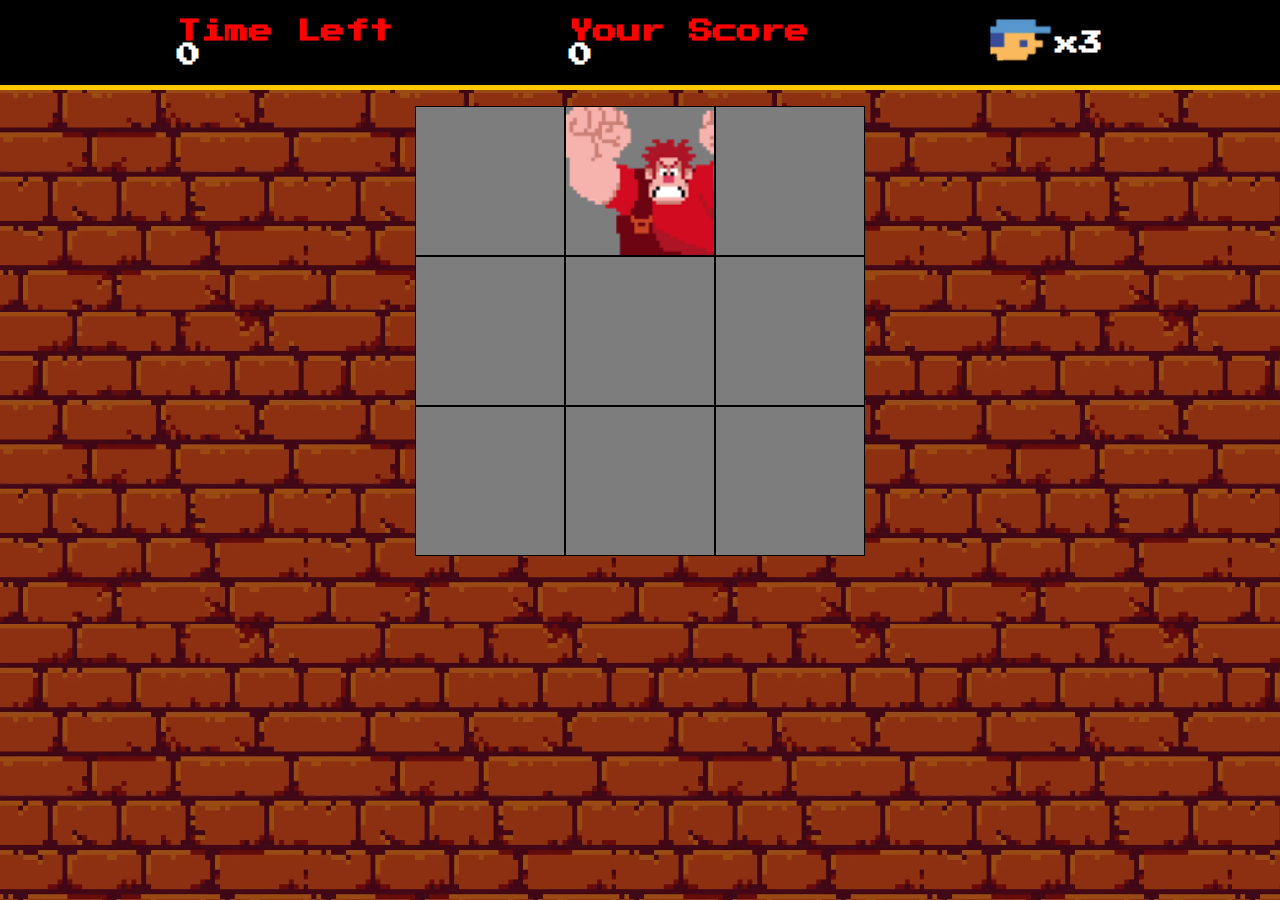
<file: Detona-Raplph/index.html>
<!DOCTYPE html>
<html lang="pt-br">
<head>
    <meta charset="UTF-8">
    <meta http-equiv="X-UA-Compatible" content="IE=edge">
    <meta name="viewport" content="width=device-width, initial-scale=1.0">
    <title>Detona Ralph</title>

    <!-- fonts -->
    <link rel="preconnect" href="https://fonts.googleapis.com">
    <link rel="preconnect" href="https://fonts.gstatic.com" crossorigin>
    <link href="https://fonts.googleapis.com/css2?family=Krona+One&family=Montserrat:wght@400;600&family=Press+Start+2P&family=Roboto:wght@100;300;500;700&display=swap" rel="stylesheet">

    <!-- styless -->
    <link rel="stylesheet" href="./src/styles/reset.css">
    <link rel="stylesheet" href="./src/styles/main.css">
    </head>
<body>
    <div class="container">
        <div class="menu">
            <div class="menu-time">
                <h2 style="color: red;">Time Left</h2>
                <h2 id="time-left">0</h2>
            </div>

            <div class="menu-score">
                <h2 style="color: red;">Your Score</h2>
                <h2 id="score">0</h2>
            </div>

            <div class="menu-lives">
                <img src="./src/images/player.png" alt="player" height="60px">
                <h2>x3</h2>
            </div>
        </div>

        <div class="panel">
            <div class="panel-row">
                <div class="square" id="1"></div>
                <div class="square" id="2"></div>
                <div class="square" id="3"></div>
            </div>

            <div class="panel-row">
                <div class="square enemy" id="4"></div>
                <div class="square" id="5"></div>
                <div class="square" id="6"></div>
            </div>

            <div class="panel-row">
                <div class="square" id="7"></div>
                <div class="square" id="8"></div>
                <div class="square" id="9"></div>
            </div>
        </div>
    </div>

    <script defer src="./src/scripts/engine.js"></script>
</body>
</html>
</file>
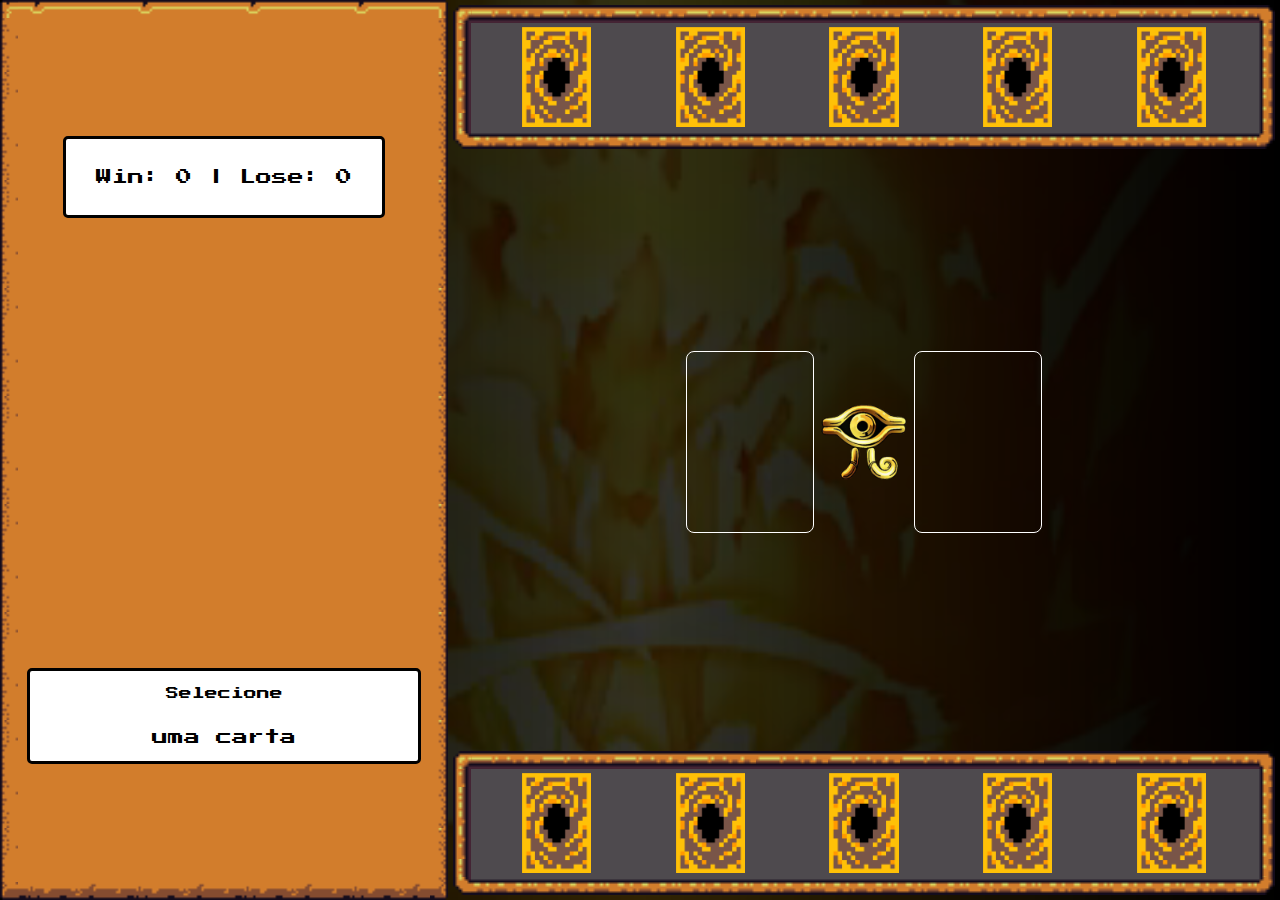
<file: Game-yu/index.html>
<!DOCTYPE html>
<html lang="pt-br">
<head>
    <meta charset="UTF-8">
    <meta http-equiv="X-UA-Compatible" content="IE=edge">
    <meta name="viewport" content="width=device-width, initial-scale=1.0">

    <!-- favicon -->
    <link rel="shortcut icon" href="./src/assets/favicon/Favicon.ico" type="image/x-icon">

    <!-- styles -->
    <link rel="stylesheet" href="./src/styles/reset.css">
    <link rel="stylesheet" href="./src/styles/buttons.css">
    <link rel="stylesheet" href="./src/styles/containers_and_frames.css">
    <link rel="stylesheet" href="./src/styles/main.css">

    <!-- fonts -->
    <link rel="preconnect" href="https://fonts.googleapis.com">
    <link rel="preconnect" href="https://fonts.gstatic.com" crossorigin>
    <link href="https://fonts.googleapis.com/css2?family=Press+Start+2P&display=swap" rel="stylesheet">
    
    <title>Yu-Gi-Oh Jo-Ken-Po Edition</title>
</head>
<body>
    <audio id="bgm" loop src="./src/assets/audios/egyptian_duel.mp3" type="audio.mp3"></audio>

    <div class="bg-video">
        <video class="video" autoplay loop muted>
            <source src="./src/assets/video/yugi.mp4" type="video/mp4"/>
        </video>
    </div>

    <div class="container">
        <div class="container__left framed-golden-2">
            <div class="score_box frame">
                <span id="score_points">Win: 0 | Lose: 0</span>
            </div>
            <div class="menu_avatar">
                <img id="card-image">
            </div>
            <div class="card_details frame">
                <p id="card-name">Selecione</p>
                <p id="card-type">uma carta</p>
            </div>
        </div>

        <div class="container__right">
            <div class="card-box__container">

                <div class="card-box framed" id="computer-cards"></div>

                <div class="card-versus__container">
                    <div class="versus-top">
                        <div class="card-infield">
                            <img id="player-field-card"
                            height="180px" width="125px">
                        </div>
                        <img height="100px" src="./src/assets/icons/millenium2.png">
                        <div class="card-infield">
                            <img id="computer-field-card"
                            height="180px" width="125px">
                        </div>
                    </div>
                    <div class="versus-bottom">
                        <button id="next-duel" class="rpgui-button" onclick="resetDuel()">GANHOU</button>
                    </div>
                </div>

                <div class="card-box framed" id="player-cards"></div>

            </div>
            
        </div>

    </div>
    
    <script src="./src/scripts/engine.js" defer></script>
</body>
</html>
</file>
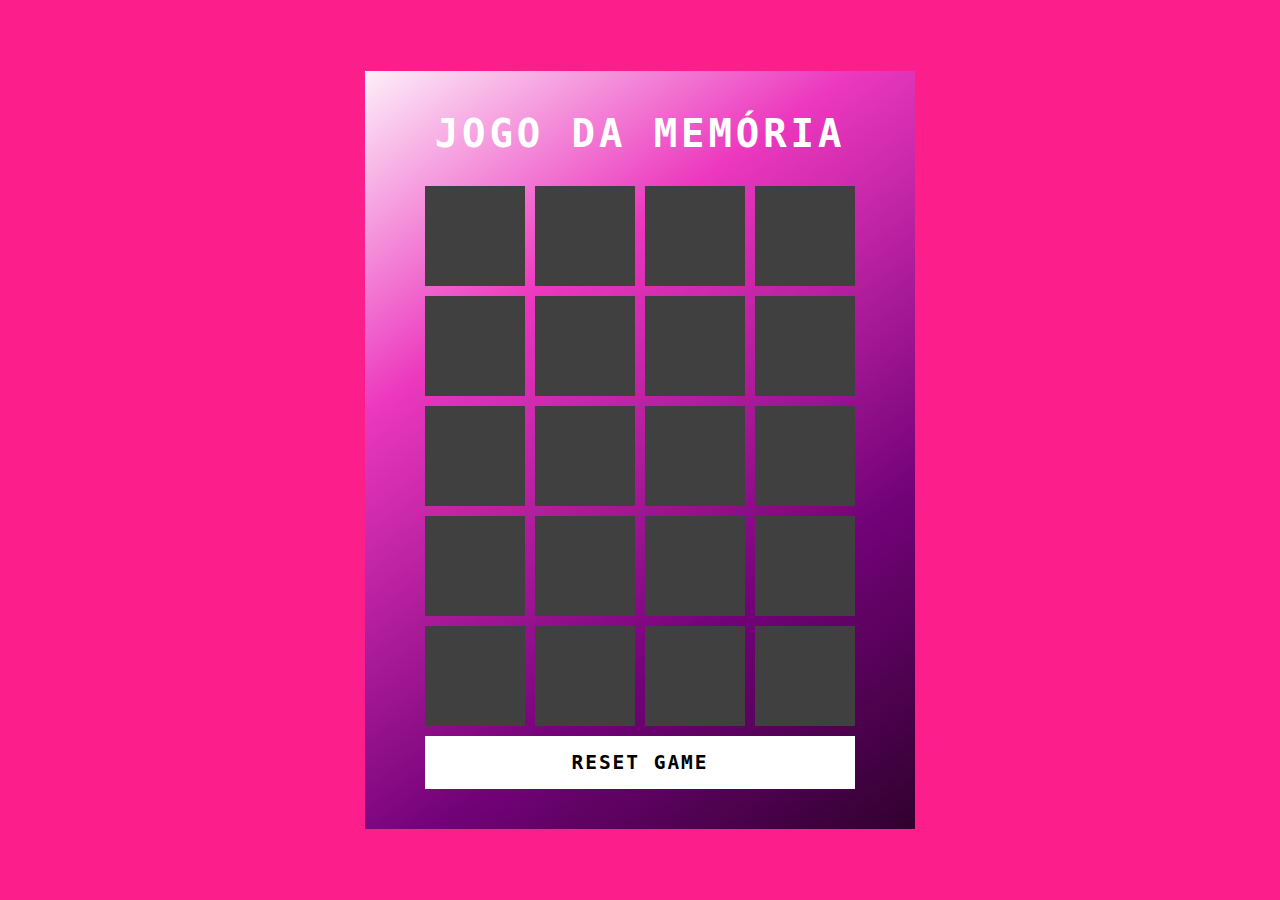
<file: memory-game/index.html>
<!DOCTYPE html>
<html lang="pt-br">
<head>
    <meta charset="UTF-8">
    <meta http-equiv="X-UA-Compatible" content="IE=edge">
    <meta name="viewport" content="width=device-width, initial-scale=1.0">
    <title>Memory Game</title>
    <link rel="stylesheet" href="./src/styles/reset.css">
    <link rel="stylesheet" href="./src/styles/main.css">
</head>
<body>
    <div class="container">
        <h2>JOGO DA MEMÓRIA</h2>
        <div class="game"></div>
        

        <button class="reset" onclick="window.location.reload()">RESET GAME</button>
    </div>

    <script src="./src/scripts/engine.js"></script>
</body>
</html>
</file>
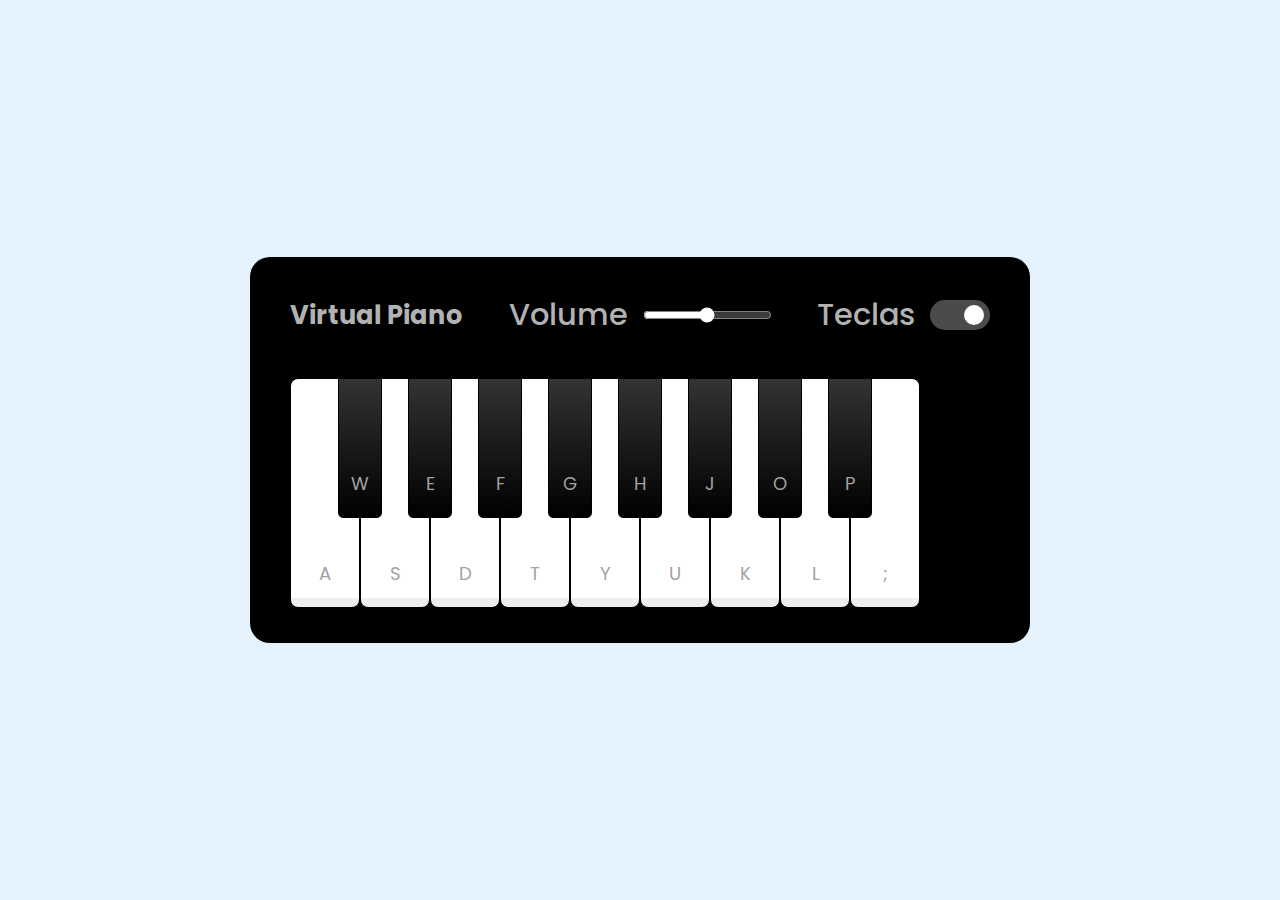
<file: Piano-simulator/index.html>
<!DOCTYPE html>
<html lang="pt-br">
<head>
    <meta charset="UTF-8">
    <meta http-equiv="X-UA-Compatible" content="IE=edge">
    <meta name="viewport" content="width=device-width, initial-scale=1.0">
    <title>Piano Simulator</title>
    <link rel="stylesheet" href="./src/styles/reset.css">
    <link rel="stylesheet" href="./src/styles/main.css">

    <link rel="preconnect" href="https://fonts.googleapis.com">
<link rel="preconnect" href="https://fonts.gstatic.com" crossorigin>
<link href="https://fonts.googleapis.com/css2?family=Poppins:ital,wght@0,100;0,200;0,400;0,700;1,200;1,400&display=swap" rel="stylesheet">

</head>
<body>
    <div class="container">
        <header>
            <h2>Virtual Piano</h2>
            <div class="column volume-slider">
                <span>Volume</span><input type="range" min="0" max="1" value="0.5" step="any">
            </div>
            <div class="column keys-check">
                <span>Teclas</span> <input type="checkbox" checked>
            </div>
        </header>
        <ul class="piano-keys">
            <li class="key white" data-key="a"><span>a</span></li>
            <li class="key black" data-key="w"><span>w</span></li>
            <li class="key white" data-key="s"><span>s</span></li>
            <li class="key black" data-key="e"><span>e</span></li>
            <li class="key white" data-key="d"><span>d</span></li>
            <li class="key black" data-key="f"><span>f</span></li>
            <li class="key white" data-key="t"><span>t</span></li>
            <li class="key black" data-key="g"><span>g</span></li>
            <li class="key white" data-key="y"><span>y</span></li>
            <li class="key black" data-key="h"><span>h</span></li>
            <li class="key white" data-key="u"><span>u</span></li>
            <li class="key black" data-key="j"><span>j</span></li>
            <li class="key white" data-key="k"><span>k</span></li>
            <li class="key black" data-key="o"><span>o</span></li>
            <li class="key white" data-key="l"><span>l</span></li>
            <li class="key black" data-key="p"><span>p</span></li>
            <li class="key white" data-key=";"><span>;</span></li>
        </ul>
    </div>

    <script src="./src/scripts/engine.js" defer></script>
</body>
</html>
</file>
<file: Detona-Raplph/src/styles/main.css>
.container{
    display: flex;
    flex-direction: column;
    height: 100vh;
    background-image: url(../images/wall.png);
}

.menu{
    display: flex;
    justify-content: space-evenly;
    align-items: center;

    height: 90px;
    width: 100%;
    background-color: #000000;
    color: #fff;
    border-bottom: 5px solid #ffc800;
}

.panel{
    margin-top: 1rem;
    display: flex;
    align-items: center;
    justify-content: center;
}

.square{
    height: 150px;
    width: 150px;
    border: 1px solid #000000;
    background-color: #7d7d7d;
}

.enemy{
    background-image: url("../images/ralph.png");
    background-size: cover;
}

.menu-lives{
    display: flex;
    align-items: center;
    justify-content: center;
}

.menu-time h2:nth-child(2)
.menu-score h2:nth-child(2){
    margin-top: 1rem;
}
</file>
<file: Game-yu/src/styles/buttons.css>
/**
* Styling for buttons
*/

/* button style */
.rpgui-button {
  /* hide button default stuff */
  background-color: Transparent;
  background-repeat: no-repeat;
  border: none;
  overflow: hidden;
  outline: none;

  /* background */
  background: url("../assets/rpg/button.png") no-repeat no-repeat;
  background-clip: padding-box;
  background-origin: padding-box;
  background-position: center;
  background-size: 100% 100%;

  /* font size */
  font-size: 1em;

  /* default size and display */
  max-width: 100%;
  min-width: 140px;
  height: 60px;
  display: inline-block;

  /* padding */
  padding-left: 35px;
  padding-right: 35px;
}

/* button hover */
.rpgui-button.hover,
.rpgui-button:hover {
  background-image: url("../assets/rpg/button-hover.png");
}

/* button clicked */
.rpgui-button.down,
.rpgui-button:active {
  background-image: url("../assets/rpg/button-down.png");
}

/* golden button stuff */
.rpgui-button.golden p {
  display: inline-block;
}

/* golden button style */
.rpgui-button.golden {
  /* hide button default stuff */
  background-color: Transparent;
  background-repeat: no-repeat;
  border: none;
  overflow: hidden;
  outline: none;

  /* background */
  background: url("../assets/rpg/button-golden.png") no-repeat no-repeat;
  background-clip: padding-box;
  background-origin: padding-box;
  background-position: center;
  background-size: 100% 80%;

  /* default size and display */
  max-width: 100%;
  min-width: 140px;
  height: 60px;
  display: inline-block;

  /* padding */
  padding-top: 5px;
  padding-left: 35px;
  padding-right: 35px;
  overflow: visible;
}

/* button hover */
.rpgui-button.golden.hover,
.rpgui-button.golden:hover {
  background-image: url("../assets/rpg/button-golden-hover.png");
}

/* button clicked */
.rpgui-button.golden.down,
.rpgui-button.golden:active {
  background-image: url("../assets/rpg/button-golden-down.png");
}

.rpgui-button.golden:before {
  white-space: nowrap;
  display: inline-block;
  content: "";
  width: 34px;
  display: block;
  height: 110%;
  background: transparent url("../assets/rpg/button-golden-left.png") no-repeat
    right center;
  background-size: 100% 100%;
  margin: 0 0 0 0;
  left: 0px;
  float: left;
  margin-left: -46px;
  margin-top: -5%;
}

.rpgui-button.golden:after {
  white-space: nowrap;
  display: block;
  content: "";
  width: 34px;
  height: 110%;
  background: transparent url("../assets/rpg/button-golden-right.png") no-repeat
    left center;
  background-size: 100% 100%;
  margin: 0 0 0 0;
  right: 0px;
  float: right;
  margin-right: -46px;
  margin-top: -5%;
}

/*
.rpgui-button.golden:hover:before {

  background-image: url('img/button-golden-left-hover.png');
}

.rpgui-button.golden:hover:after {

  background-image: url('img/button-golden-right-hover.png');
}
*/
</file>
<file: Game-yu/src/styles/containers_and_frames.css>
/**
* customized divs (containers) and framed objects (background and frame image).
*/

/* game div without background image*/
.rpgui-container {
  /* position style and default z */
  position: fixed;
  z-index: 10;

  overflow: show;
}

/* game div with background image*/
.framed {
  /* border */
  border-style: solid;
  border-image-source: url("../assets/rpg/border-image.png");
  border-image-repeat: repeat;
  border-image-slice: 6 6 6 6;
  border-image-width: 18px;
  border-width: 15px;
  padding: 12px;

  /* internal border */
  box-sizing: border-box;
  -moz-box-sizing: border-box;
  -webkit-box-sizing: border-box;

  /* background */
  background: url("../assets/rpg/background-image.png") repeat repeat;
  background-clip: padding-box;
  background-origin: padding-box;
  background-position: center;
}

/* game div with golden background image*/
.framed-golden {
  /* border */
  border-style: solid;
  border-image-source: url("../assets/rpg/border-image-golden.png");
  border-image-repeat: repeat;
  border-image-slice: 4 4 4 4;
  border-image-width: 18px;
  border-width: 15px;
  padding: 12px;

  /* internal border */
  box-sizing: border-box;
  -moz-box-sizing: border-box;
  -webkit-box-sizing: border-box;

  /* background */
  background: url("../assets/rpg/background-image-golden.png") repeat repeat;
  background-clip: padding-box;
  background-origin: padding-box;
  background-position: center;
}

/* game div with golden2 background image*/
.framed-golden-2 {
  /* border */
  border-style: solid;
  border-image-source: url("../assets/rpg/border-image-golden2.png");
  border-image-repeat: repeat;
  border-image-slice: 8 8 8 8;
  border-image-width: 18px;
  border-width: 15px;
  padding: 12px;

  /* internal border */
  box-sizing: border-box;
  -moz-box-sizing: border-box;
  -webkit-box-sizing: border-box;

  /* background */
  background: url("../assets/rpg/background-image-golden2.png") repeat repeat;
  background-clip: padding-box;
  background-origin: padding-box;
  background-position: center;
}

/* game div with soft grey background image*/
.framed-grey {
  position: relative;

  /* border */
  border-style: solid;
  border-image-source: url("../assets/rpg/border-image-grey.png");
  border-image-repeat: repeat;
  border-image-slice: 3 3 3 3;
  border-image-width: 7px;
  border-width: 7px;
  padding: 12px;

  /* internal border */
  box-sizing: border-box;
  -moz-box-sizing: border-box;
  -webkit-box-sizing: border-box;

  /* background */
  background: url("../assets/rpg/background-image-grey.png") repeat repeat;
  background-clip: padding-box;
  background-origin: padding-box;
  background-position: center;
}
</file>
<file: Game-yu/src/styles/main.css>
.bg-video{
    position: absolute;
    z-index: -2;
    width: 100%;
    height: 100%;
    overflow: hidden;
    display: flex;
    justify-content: center;
}

body{
    cursor: url("../assets/cursor/yugicursor.png"), default;
}

button,
a,
img:hover,
button:hover,
button:hover,
a:hover{
    cursor: url("../assets/cursor/yamiyugicursorGLOW.png"), auto;
}


.bg-video .video{
    height: 100vh;
}

.bg-video::after{
    content: "";
    position: absolute;
    top: 0;
    left: 0;
    height: 100%;
    width: 100%;
    background: linear-gradient(90deg, rgba(0, 0, 0, 1) 0%, rgba(0, 0, 0, 0.8) 50%, rgba(0, 0, 0, 1) 100%);
}


.container{
    position: relative;
    z-index: 3;
    display: flex;
    height: 100vh;
}

.container__left{
    width: 35%;
    min-width: 300px;
    display: flex;
    flex-direction: column;
    align-items: center;
    justify-content: space-around;
}

.container__right{
    width: 65%;
}

.card-box__container{
    height: 100vh;
    display: flex;
    flex-direction: column;
    justify-content: space-between;
    padding: 0.3rem;
}

.card-versus__container{
    display: flex;
    flex-direction: column;
    justify-content: center;
    padding: 0.1rem;
    height: 500px;
}
.versus-top, .versus-bottom{
    display: flex;
    align-items: center;
    justify-content: center;
}

.versus-bottom{
    margin-top: 1rem;
}

#next-duel{
    display: none;
}

.card-infield{
    height: 11.4rem;
    width: 8rem;
    border: solid 1px #fff;
    border-radius: 8px;
}



.card-box{
    height: 9rem;
    width: 100%;
    display: flex;
    flex-direction: row;
    align-items: center;
    justify-content: space-around;
}

.score_box{
    background-color: #fff;
    padding: 30px;
}

.frame{
    border: 3px solid #000;
    border-radius: 5px;
}

.card_details{
    background-color: #fff;
    padding: 1rem;
    display: flex;
    flex-direction: column;
    align-items: center;
    justify-content: space-between;
    height: 6rem;
    width: 100%;
}

#card-name{
    font-size: 0.8rem;
}

#card-type{
    font-size: 1rem;
}

.card{
    transition: transform 0.2s;
}

.card:hover{
    transform: scale(1.2);
}
</file>
<file: memory-game/src/styles/main.css>
body {
    display: flex;
    justify-content: center;
    align-items: center;
    min-height: 100vh;
    background-color: #fc1e8a;
    user-select: none;
}

.container{
    position: relative;
    display: flex;
    flex-direction: column;
    justify-content: center;
    align-items: center;
    gap: 30px;
    background: linear-gradient( 325deg, #30012e 0%, #730279fe 30%, #ec38be 70%, #fdeff9);
    padding: 40px 60px;
}

h2{
    font-size: 3em;
    color: #fff;
    text-transform: uppercase;
    letter-spacing: 0.1em;
}

.reset {
    padding: 15px 20px;
    width: 100%;
    color: #000;
    background-color: #fff;
    border: none;
    font-size: 1.5em;
    letter-spacing: 0.1em;
    text-transform: uppercase;
    cursor: pointer;
    font-weight: 600;
}

.reset:focus {
    color: #ec38be;
    background-color: #262809;
}

.game {
    width: 430px;
    height: 520px;
    display: flex;
    flex-wrap: wrap;
    gap: 10px;
    transform-style: preserve-3d;
    perspective: 500px;
}

.item {
    position: relative;
    width: 100px;
    height: 100px;
    display: flex;
    align-items: center;
    justify-content: center;
    background-color: #fff;

    font-size: 3em;
    transform: rotateY(180deg);
    transition: 0.25s;
}

.item::after{
    content: "";
    position: absolute;
    inset: 0;
    background: #404040;
    transition: 0.25s;
    transform: rotateY(0deg);
    backface-visibility: hidden;
}

.item.boxOpen{
    transform: rotateY(0deg);
}

.boxOpen::after, 
.boxMatch::after {
    transform: rotateY(180deg);
}
</file>
<file: Piano-simulator/src/styles/main.css>
body{
    display: flex;
    align-items: center;
    justify-content: center;
    min-height: 100vh;
    background-color: #e3f2fd;
    color: #fff;
}

.container{
    width: 780px;
    padding: 35px 40px;
    border-radius: 20px;
    background-color: black;
}

.container header{ 
    color: #b2b2b2;
    display: flex;
    align-items: center;
    justify-content: space-between;
}
header h2{
    font-size: 1.6rem;   
}

header .column{
    display: flex;
    align-items: center;
}

header .column span{
    font-weight: 500;
    margin-right: 15px;
    font-size: 1.9rem;
}

.volume-slider input{
    accent-color: #fff;
}

.keys-check input{
    width: 60px;
    height: 30px;
    appearance: none;
    border-radius: 30px;
    background-color: #4b4b4b;
    cursor: pointer;
    position: relative;
}
.keys-check input::before{
    content: " ";
    height: 20px;
    width: 20px;
    background-color: #ababab;
    top: 50%;
    left: 0.3rem;
    border-radius: inherit;
    position: absolute;
    transform: translateY(-50%);
    transition: all 0.3s ease;
}

.keys-check input:checked::before{
    left: 2.1rem;
    background-color: #fff;
}

.piano-keys{
    display: flex;
    margin-top: 40px;
}

.piano-keys .key {
    cursor: pointer;
    user-select: none;
    list-style: none;
    color: #a2a2a2;
    position: relative;
    text-transform: uppercase;
}

.piano-keys .white {
    width: 70px;
    height: 230px;
    border: 1px solid #000;
    border-radius: 8px;
    background: linear-gradient(#fff 96%, #eee 4%);
}

.piano-keys .black {
    width: 44px;
    height: 140px;
    z-index: 2;
    margin: 0 -22px 0 -22px;
    border: 1px solid #000;
    border-radius: 0 0 5px 5px;
    background: linear-gradient(#333, #000);
}

.piano-keys span{
    position: absolute;
    bottom: 20px;
    width: 100%;
    text-align: center;
    font-size: 1.13rem;
}

.piano-keys .white.active{
    box-shadow: inset -5px 5px 20px rgba(0, 0, 0, 0.2);
    background: linear-gradient(to bottom #fff 0% #eee 100%);
}

.piano-keys .black.active{
    box-shadow: inset -5px 5px 10px rgba(255, 255, 255, 0.1);
    background: linear-gradient(to bottom #000 #434343);
}

.piano-keys .key.hide span{
    display: none;
}
</file>
